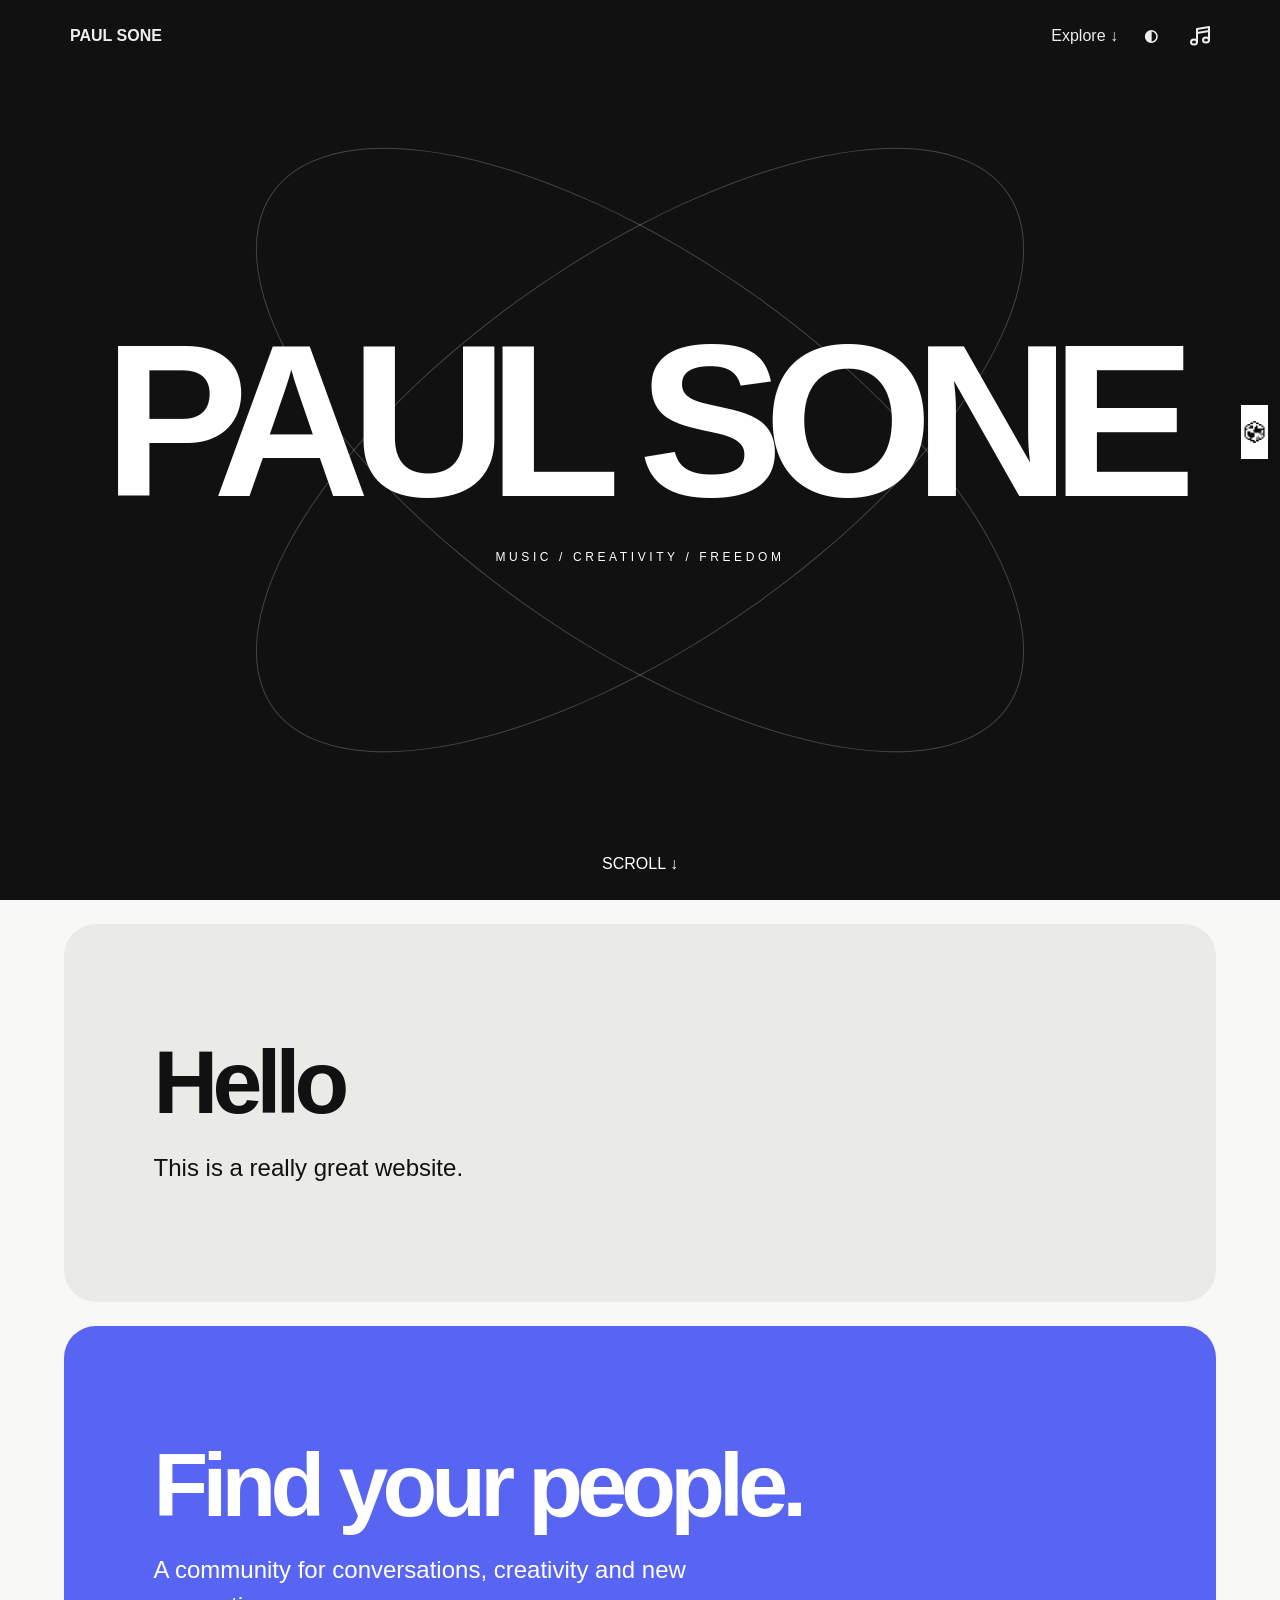
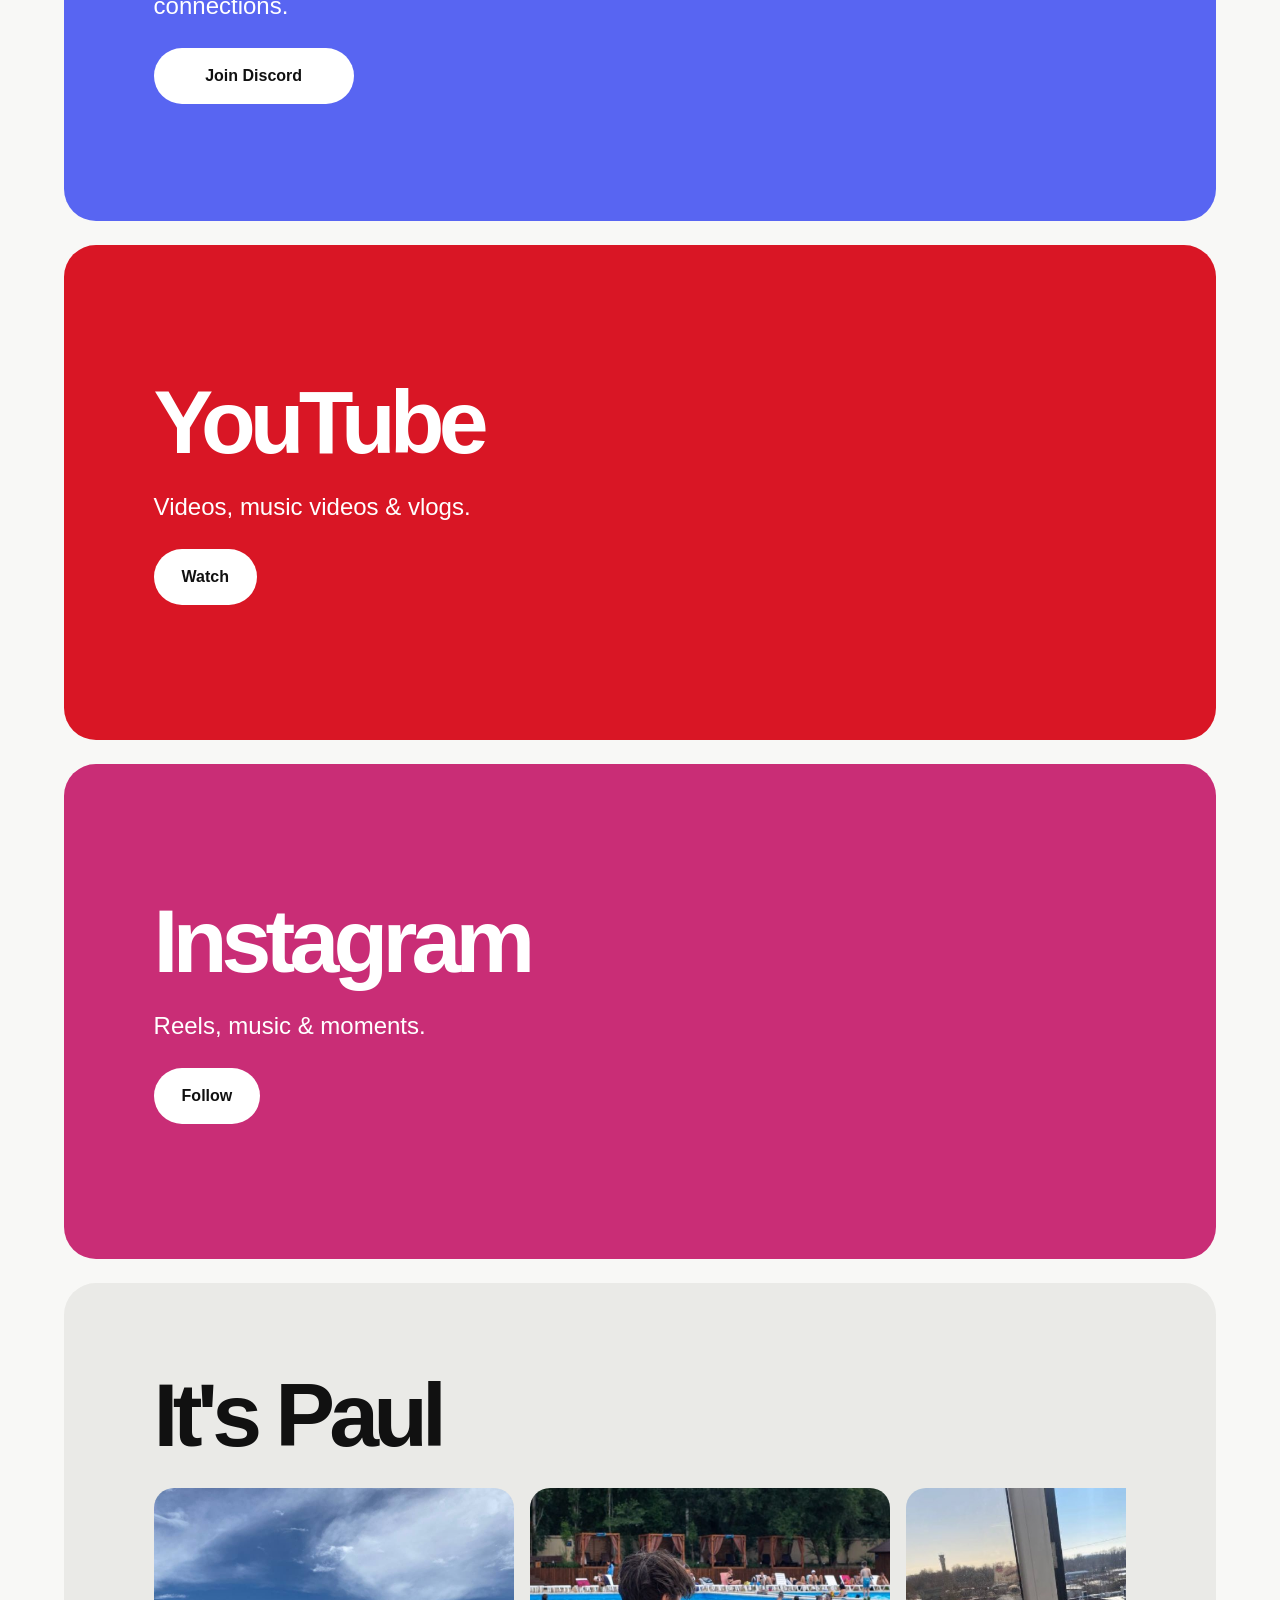
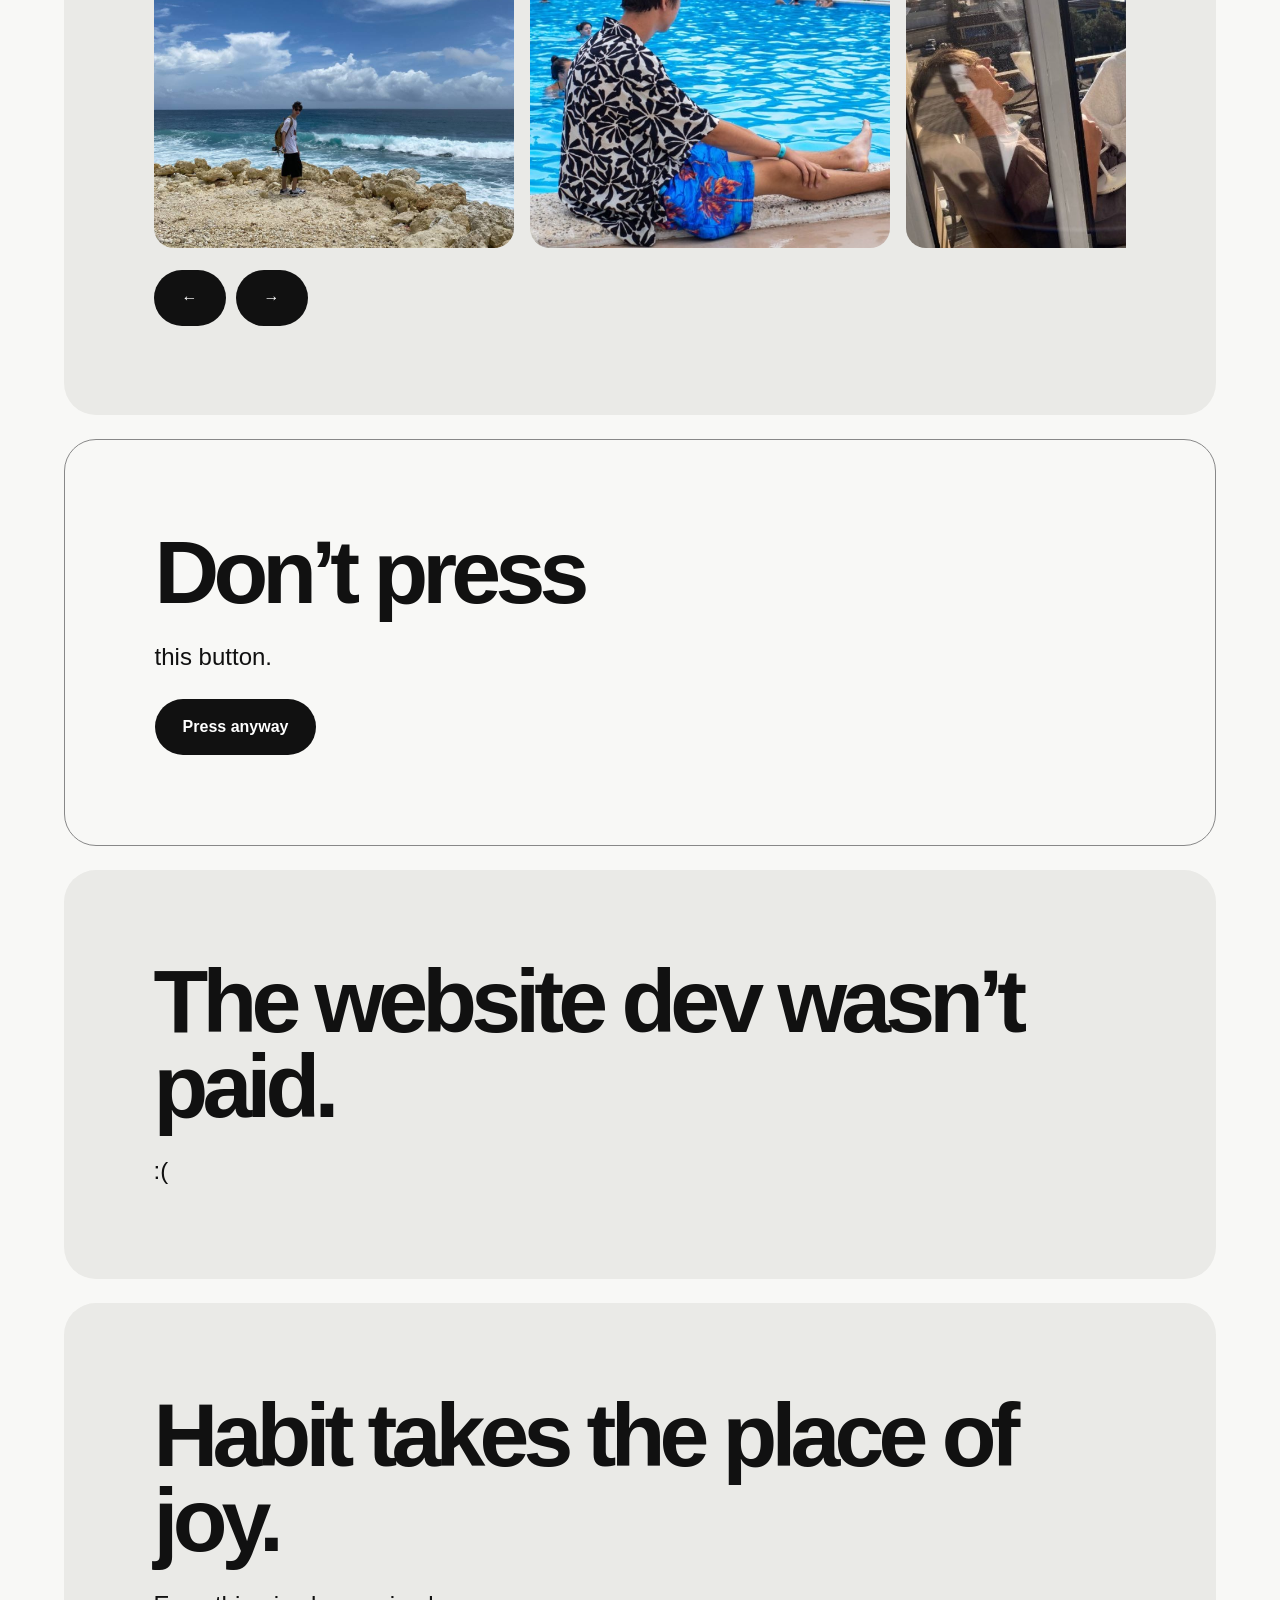
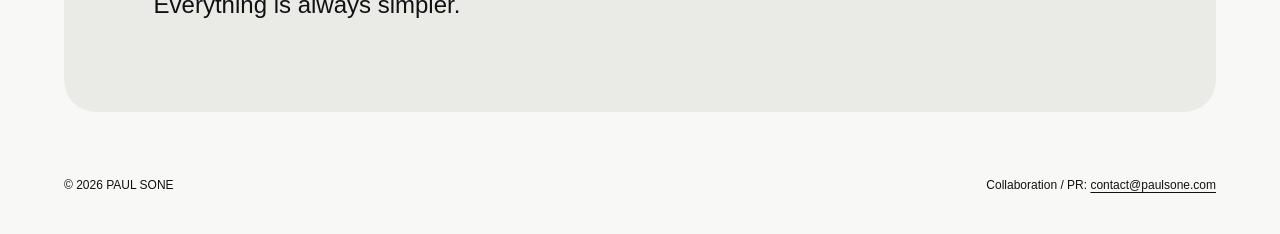
<file: index.html>
<!doctype html><html lang="en"><head><meta charset="utf-8"><meta name="viewport" content="width=device-width,initial-scale=1"><title>Paul Sone</title><link rel="stylesheet" href="style-v37.css"><link rel="icon" href="favicon.png"></head><body><header><button id="brand">PAUL SONE</button><nav><a href="#explore">Explore ↓</a><button id="theme" aria-label="Toggle theme">◐</button><button id="music" aria-label="Mute music" aria-pressed="false"><svg viewBox="0 0 24 24" width="24" height="24" fill="none" stroke="currentColor" stroke-width="2" stroke-linecap="round" stroke-linejoin="round" aria-hidden="true"><path d="M9 18V5l12-2v13M9 9l12-2"/><ellipse cx="6" cy="18" rx="3" ry="2.5"/><ellipse cx="18" cy="16" rx="3" ry="2.5"/><path class="music-slash" d="M3 3l18 18"/></svg></button></nav></header><a id="flag" target="_blank" rel="noopener"><img alt="Paul Sone flag" src="flag.png"></a><main id="content"></main><footer><span>© <span id="year"></span> <span id="name"></span></span><span class="footer-contact">Collaboration / PR: <a id="footer-email" href="mailto:contact@paulsone.com">contact@paulsone.com</a></span></footer><script src="links.js"></script><script src="settings.js"></script><script src="gallery/photos.js"></script><script src="app-v39.js"></script><script src="music-v38.js"></script></body></html>
</file>
<file: style-v37.css>
*{box-sizing:border-box}html{scroll-behavior:smooth}body{margin:0;background:#f8f8f6;color:#111;font:16px/1.5 Arial,sans-serif;--radius:32px}body.dark{background:#111;color:#fff}a{color:inherit}button,input,textarea,select{font:inherit}button,a.pill{cursor:pointer}header{display:flex;justify-content:space-between;align-items:center;padding:20px 5vw;position:absolute;top:0;width:100%;z-index:5;color:white;mix-blend-mode:difference}header button{background:none;border:0;color:inherit;font-weight:900}nav{display:flex;gap:20px;align-items:center}nav a{text-decoration:none}#flag{position:fixed;right:12px;top:45%;z-index:10;box-shadow:0 4px 20px #0002}#flag img{display:block;width:27px;height:54px;object-fit:cover}section{margin:24px auto;width:min(90%,1200px);padding:clamp(30px,7vw,100px);border-radius:var(--radius);min-height:42vh;display:flex;flex-direction:column;justify-content:center;overflow:hidden}h1,h2,p{margin:0}h2{font-size:clamp(36px,7vw,100px);line-height:.95;letter-spacing:-.065em}p{font-size:clamp(16px,2vw,24px);max-width:650px;margin-top:24px}.hero{width:100%;margin:0;border-radius:0;min-height:100svh;background:#111;color:white;position:relative;isolation:isolate;text-align:center;align-items:center;padding:100px 4vw}.hero:before,.hero:after{content:'';position:absolute;width:70vw;height:30vw;border:1px solid #ffffff38;border-radius:50%;transform:rotate(35deg);z-index:-1}.hero:after{transform:rotate(-35deg)}.hero h1{font-size:clamp(65px,17vw,260px);line-height:.8;letter-spacing:-.09em;position:relative;z-index:2;overflow-wrap:anywhere}.hero img{position:absolute;bottom:0;height:85%;width:80%;object-fit:contain;object-position:bottom;z-index:1}.hero p{z-index:3;letter-spacing:.3em;font-size:12px;margin-top:40px}.hero .scroll{position:absolute;bottom:24px;z-index:3}.pill{display:inline-block;align-self:flex-start;background:#111;color:#fff;border:0;border-radius:999px;padding:16px 28px;text-decoration:none;margin-top:24px;font-weight:bold;transition:transform .2s}.pill:hover{transform:scale(1.04)}.colored{color:white;min-height:55vh}.colored .pill{background:white;color:#111}.plain{background:#eaeae7;color:#111}.sound{border:1px solid #888}.reveal{transition:opacity .7s,transform .7s}.pending{opacity:0;transform:translateY(35px)}footer{padding:40px 5vw;font-size:12px}footer a{float:right}.secret{animation:spin .7s}@keyframes spin{to{transform:rotate(360deg)}}@media(prefers-reduced-motion:reduce){*{scroll-behavior:auto!important;animation:none!important;transition:none!important}.pending{opacity:1;transform:none}} 
.gallery{background:#eaeae7;color:#111;min-height:55vh}.photo-track{display:flex;gap:16px;overflow-x:auto;scroll-snap-type:x mandatory;margin-top:30px;padding-bottom:12px}.photo-track>*{flex:0 0 clamp(180px,32vw,360px);aspect-ratio:1;object-fit:cover;border-radius:20px;scroll-snap-align:start}.photo-placeholder{display:grid;place-items:center;background:#d6d6d3;color:#666;font-weight:bold;letter-spacing:.15em}.gallery-controls{display:flex;gap:10px}.gallery-controls .pill{margin-top:10px}.hero h1{max-width:100%}body.dark .gallery{background:#222;color:#fff}

.photo-tile{padding:0;border:0;overflow:hidden;background:#ddd;min-width:0;cursor:zoom-in}.photo-tile img{display:block;width:100%;height:100%;aspect-ratio:1;object-fit:cover}.photo-viewer{position:fixed;inset:0;width:100vw;height:100dvh;max-width:none;max-height:none;margin:0;padding:0;border:0;background:#000e;overflow:hidden}.photo-viewer[open]{display:block}.photo-viewer::backdrop{background:#000}.photo-viewer img{position:absolute;inset:0;display:block;width:100%;height:100%;max-width:none;max-height:none;object-fit:contain;object-position:center;pointer-events:none}.photo-close{position:absolute;z-index:1;top:12px;right:18px;border:0;border-radius:50%;width:48px;height:48px;background:white;color:black;font-size:32px;cursor:pointer}.discord-join{position:relative;min-width:200px;text-align:center}.discord-join:hover,.discord-join:focus-visible{color:transparent}.discord-join:hover::after,.discord-join:focus-visible::after{content:attr(data-hover);position:absolute;inset:0;display:grid;place-items:center;color:#111}#music{font-size:21px;min-width:32px}#music[aria-pressed=true]{opacity:.6}
/* Consistent pill shape and hidden gallery scrollbar. */
body.dark .sound .pill{background:#fff;color:#111;border-radius:999px;border:0}
.photo-track{scrollbar-width:none;-ms-overflow-style:none}.photo-track::-webkit-scrollbar{display:none}
#music{display:inline-grid;place-items:center;padding:4px;line-height:1}#music svg{display:block}#music .music-slash{visibility:hidden}#music[aria-pressed=true] .music-slash{visibility:visible}#music[aria-pressed=true]{opacity:1}

footer{display:flex;flex-wrap:wrap;justify-content:space-between;align-items:center;gap:12px}footer .footer-contact a{float:none;text-decoration:underline;text-underline-offset:3px}
</file>
